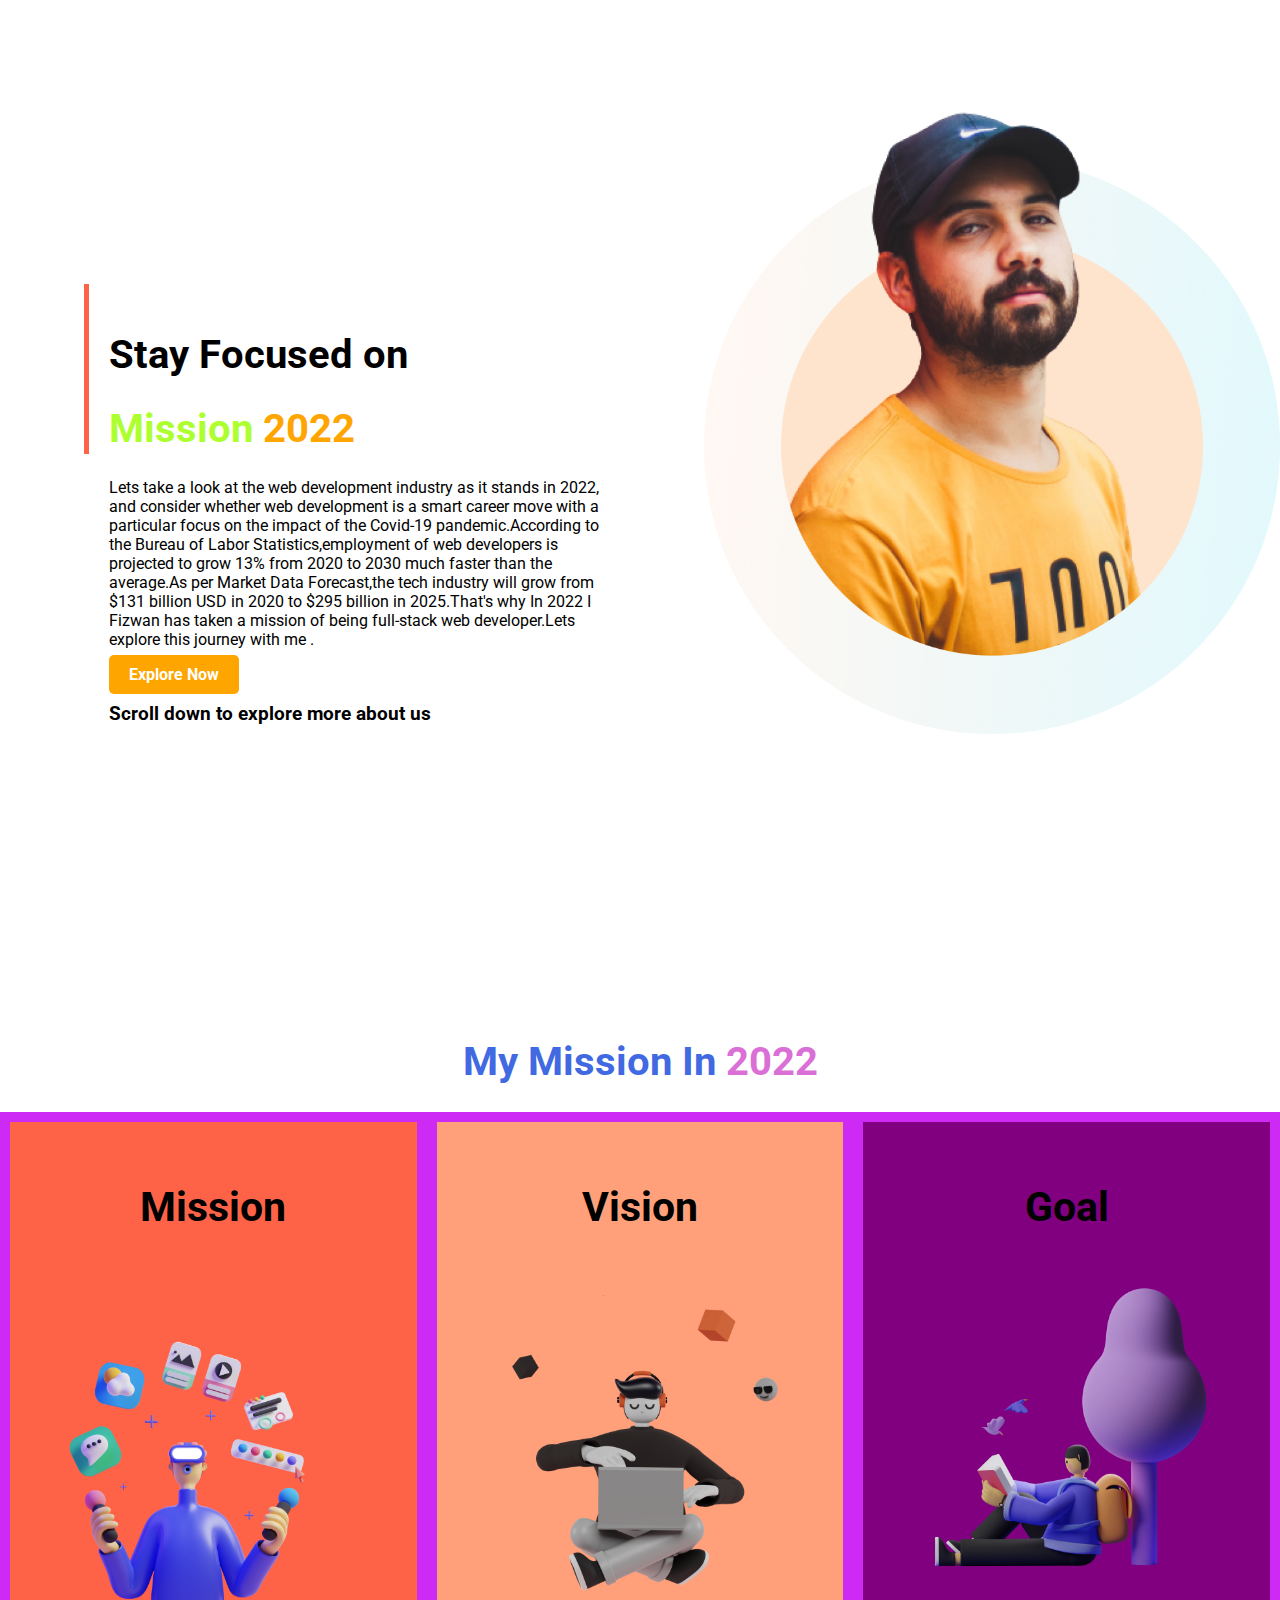
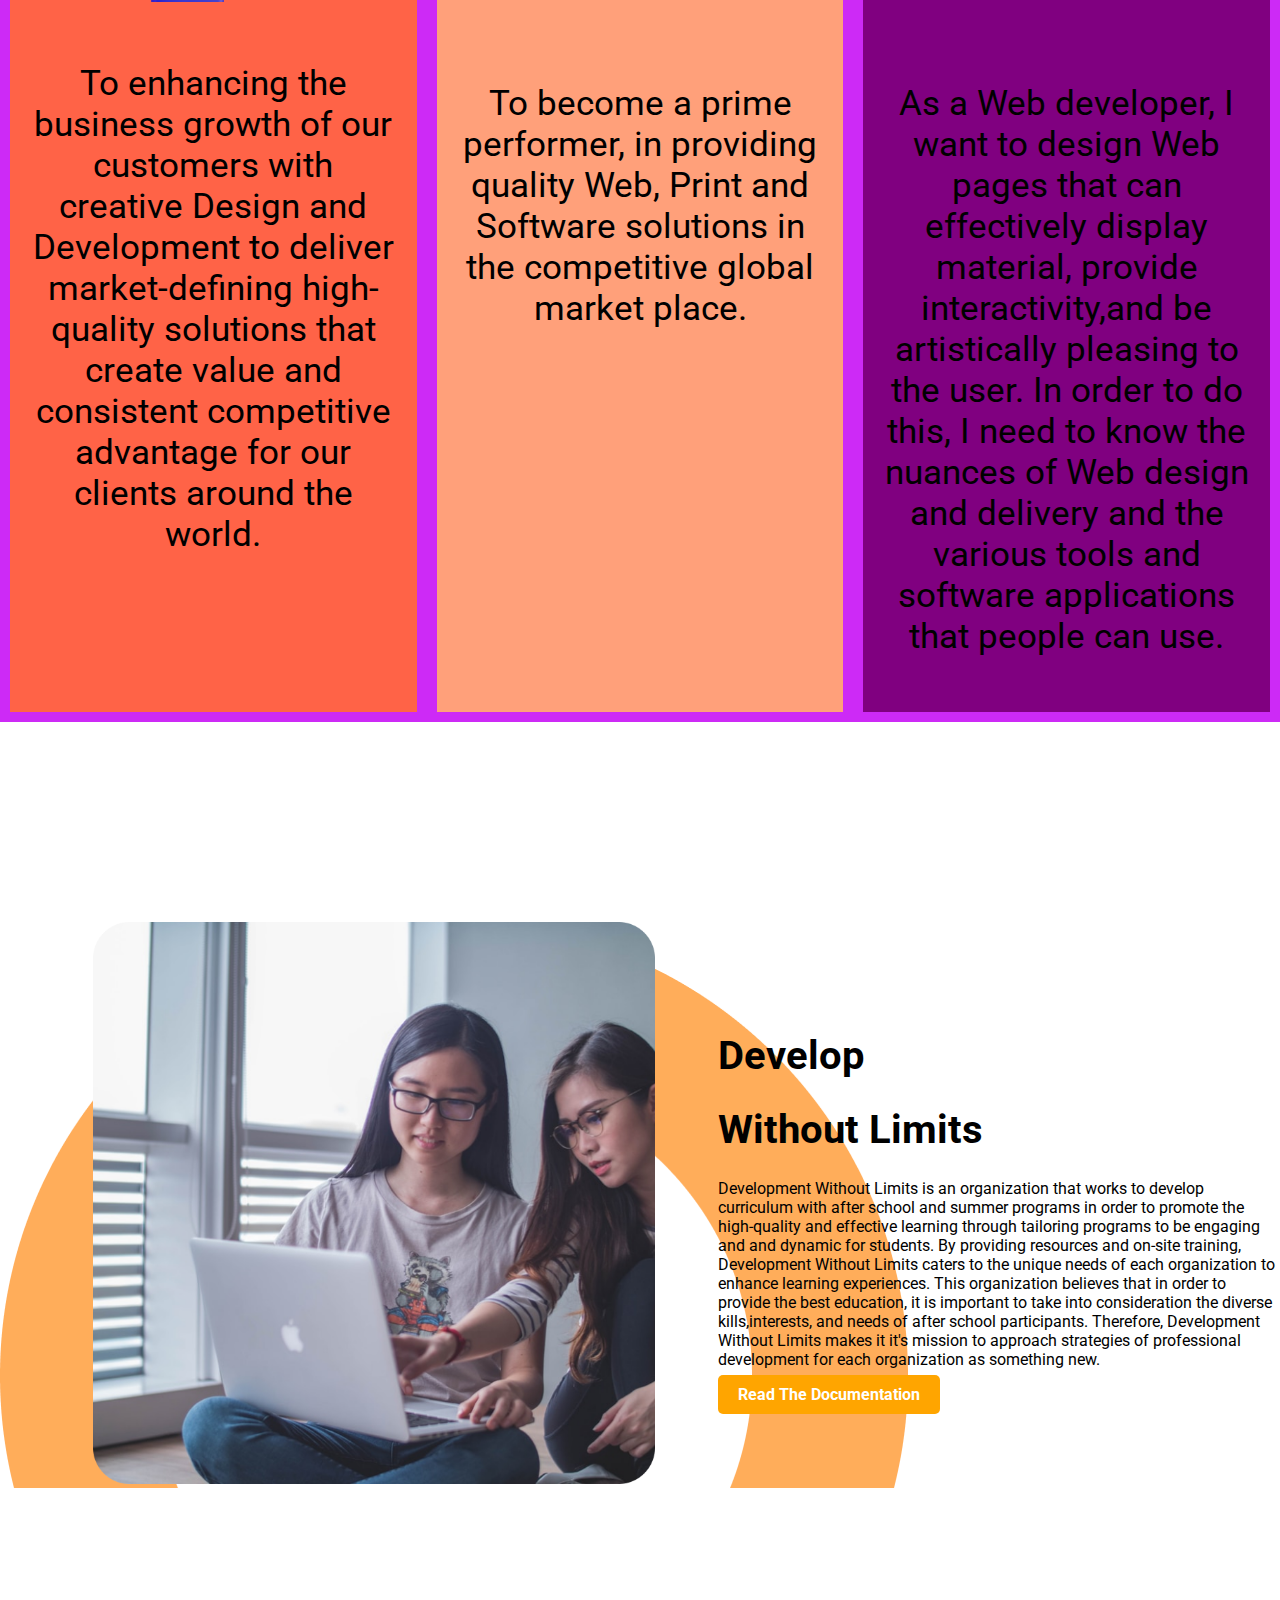
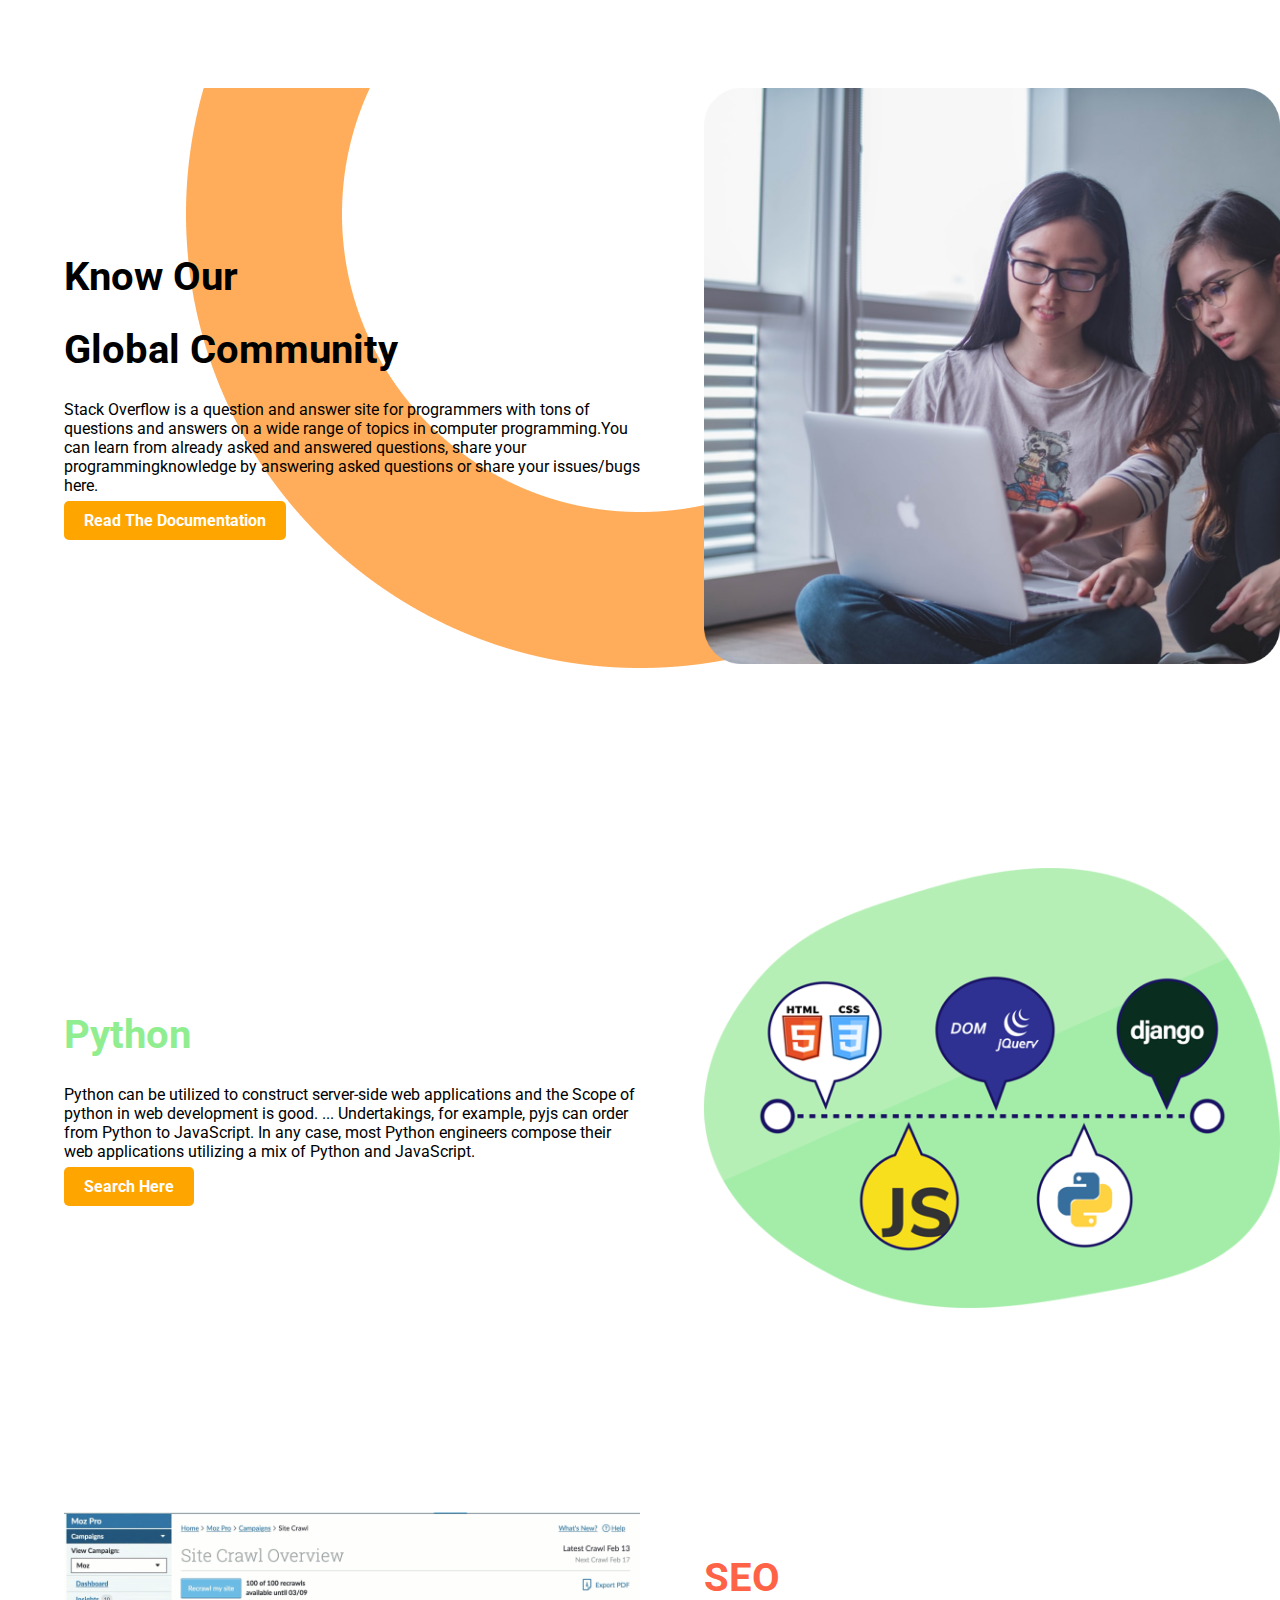
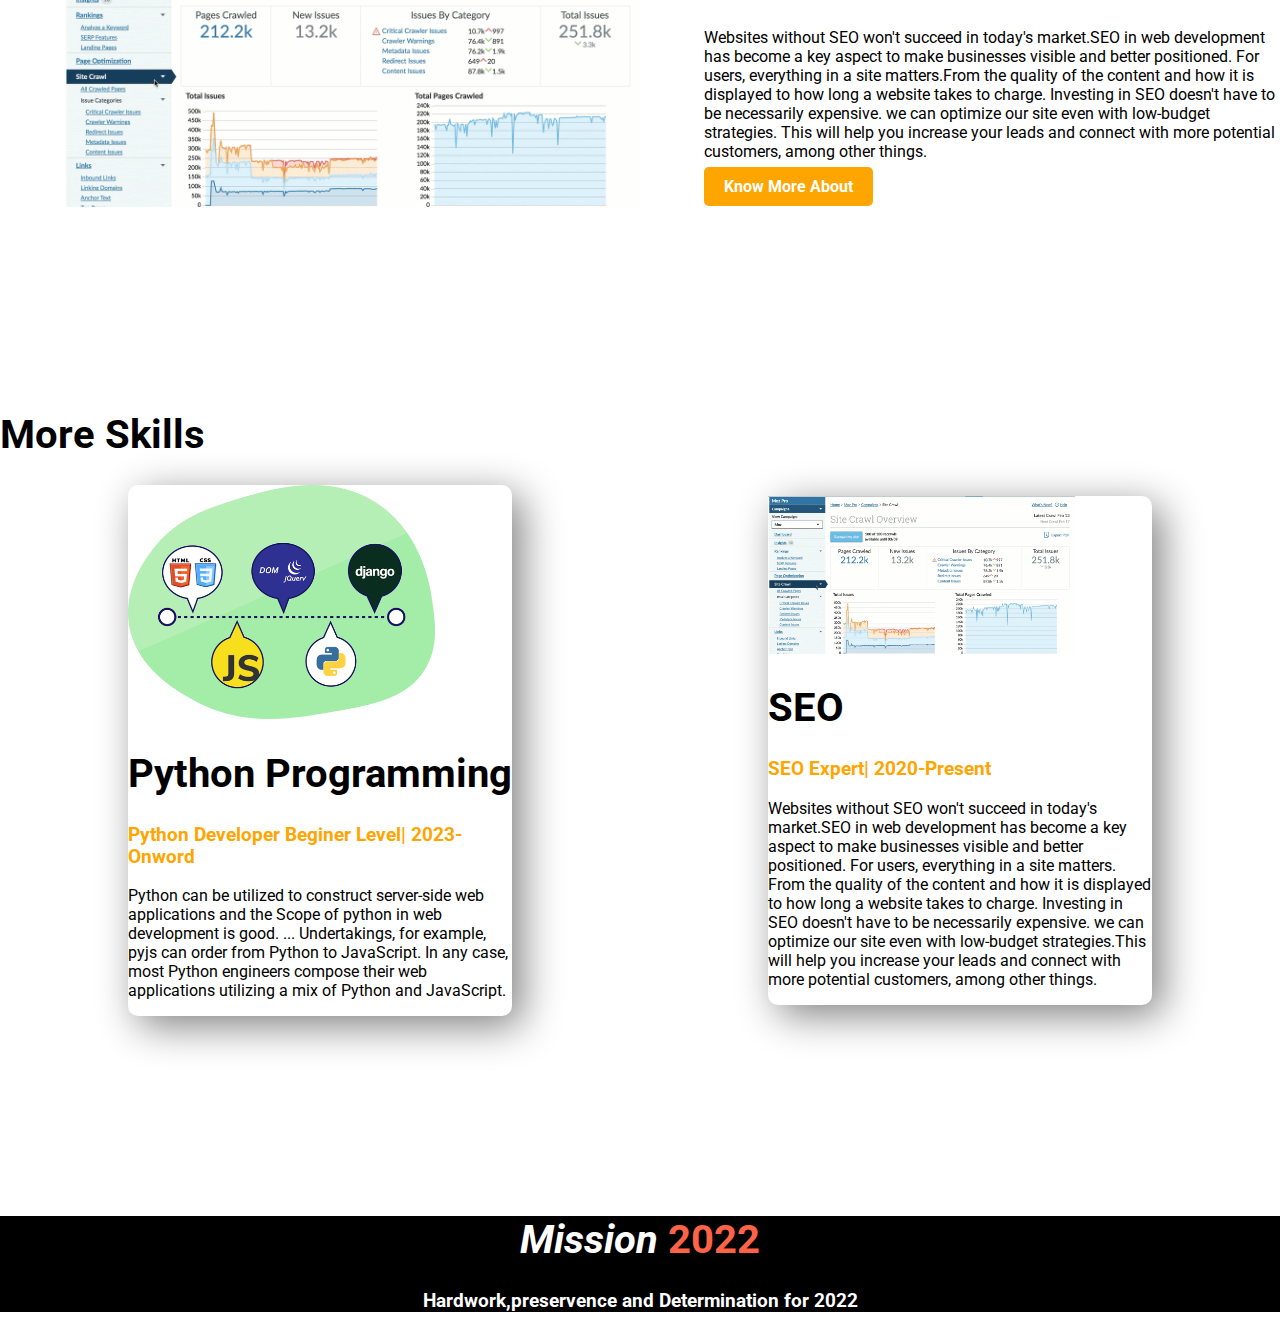
<file: index.html>
<!DOCTYPE html>
<html lang="en">
<head>
    <meta charset="UTF-8">
    <meta http-equiv="X-UA-Compatible" content="IE=edge">
    <meta name="viewport" content="width=device-width, initial-scale=1.0">
    <title>Assignment -1 Demo</title>
    <link rel="preconnect" href="https://fonts.googleapis.com">
    <link rel="preconnect" href="https://fonts.gstatic.com" crossorigin>
    <link href="https://fonts.googleapis.com/css2?family=Roboto:ital@1&display=swap" rel="stylesheet">
    <link rel="stylesheet" href="style.css">
</head>
<body>
    <title>Assignment-01-Practice</title>
  <section class="top-banner flexible-container"> 
    <div class="half-width">
      <div class="verticle-line">
        <h1>Stay Focused on </h1>
        <h1><span class="expedition">Mission</span> <span class="Year">2022</span></h1>
        <p>
            Lets take a look at the web development industry as it stands
            in 2022, and consider whether web development is a smart career 
            move with a particular focus on the impact of the Covid-19 pandemic.According to the Bureau of Labor Statistics,employment of web developers is projected to grow 13% from 2020 to 2030 much faster than the average.As per Market Data Forecast,the tech industry will grow from $131 billion USD in 2020 to $295 billion in 2025.That's why In 2022 I Fizwan has taken  a mission of being full-stack web developer.Lets explore this journey with me .
          </p>
    
         <a class="link-button" target="_blank" href=https://www.linkedin.com/company/programminghero>Explore Now</a>
         <h3>Scroll down to explore more about us</h3>
          </div>
    </div>
    <div class="half-width">
      <img src="images/person-2.png" alt="">
    </div>
  </section>
     <section class="terget-2022">
           <div class="mission-2022">
            <h1><span class="Terget-2022">My Mission In</span><span class="fest"> 2022</span></h1>
              <div class="road-to-developer">
              <div class="Mission" id="first">
               <h3>Mission</h3>
              <img src="images/Mission.png" alt="">
              <p>
                  To enhancing the business growth of our customers with creative
                  Design and Development to deliver market-defining high-quality solutions that
                  create value and consistent competitive advantage for our clients around the world.
              </p>
              </div> 
              <div class="Vision"id="second">
              <h3>Vision</h3>
              <img src="images/Vision.png" alt="">
              <p>
                  To become a prime performer, in providing quality Web, 
                  Print and Software solutions in the competitive global market place.
              </p>
              </div>
              <div class="Goal"id="third">
               <h3>Goal</h3>
               <img src="images/Goals.png" alt="">
              <p>
                  As a Web developer, I want to  design Web pages that can effectively display material, provide interactivity,and be artistically pleasing to the user. In order to do this, I need to know the nuances of Web design and delivery and the various tools and software applications that people can use.
              </p>
              </div>
            </div>
        </section>
        <section id="margin" class="dev-limit flexible-container">
          <div class="half-width">
          <div>
            <img src="images/coding.png" alt="">
          </div>
        </div>
            <div class="half-width">
              <div>
                <h1>Develop</h1>
                <h1>Without Limits</h1>
                <p>Development Without Limits is an organization that works to develop curriculum
                 with after school and summer programs in order to promote the high-quality and 
                 effective learning through tailoring programs to be engaging and and dynamic for students.
                 By providing resources and on-site training, Development Without Limits caters to the unique
                 needs of each organization to enhance learning experiences. This organization believes that in order to provide the best education, it is important to take into consideration the diverse kills,interests, and needs of after school participants. Therefore, Development Without Limits makes it it's mission to approach strategies of professional development for each organization as something new.
                </p>
                <a class="link-button" target="_blank" href="https://www.programming-hero.com">Read The Documentation</a>
             </div>
            </div>
            </section>
           <section class="global flexible-container">
             <div class="half-width">
              <h1>Know Our</h1>
              <h1>Global Community</h1>
                 <P>
                   Stack Overflow is a question and answer site for programmers with 
                   tons of questions and answers on a wide range of topics in computer
                   programming.You can learn from already asked and answered questions,
                   share your programmingknowledge by answering asked questions or share
                   your issues/bugs here.
                 </P>
                 <a class="link-button" target="_blank" href="https://stackoverflow.com">Read The Documentation</a>
               </div>
                <div class="half-width" >
                <img src="images/coding.png" alt="">
               </div>
             </div>
             </section>
             <section class="additional-skill flexible-container">
               <div class="half-width">
                 <h1 id="Programming">Python</h1>
                 <P>
                   Python can be utilized to construct server-side web applications and the Scope of python in web development is good. ... Undertakings, for example, pyjs can order from Python to JavaScript. In any case, most Python engineers compose their web applications utilizing a mix of Python and JavaScript.
                 </P>
                 <a class="link-button" target="_blank" href="https://stackoverflow.com">Search Here</a>
               </div>
                <div class="half-width">
                <img src="images/Python Web Dev.png" alt="">
               </div>
              </div>
          </section>
          <section class="Further-Skill flexible-container">
            <div class="half-width" >
            <img src="images/SEO Sheet.gif" alt="">
           </div>
           <div class="half-width" >
             <h1 id="Optimization">SEO</h1>
             <P>
               Websites without SEO won't succeed in today's market.SEO in web development has become a key aspect  to make businesses visible and better positioned. For users, everything in a site matters.From the quality of the content and how it is displayed to how long a website takes to charge. Investing in SEO doesn't have to be necessarily expensive. we can optimize our site even with low-budget strategies. This will help you increase your leads and connect with more potential customers, among other things.
             </P>
             <a class="link-button" target="_blank" href="https://stackoverflow.com">Know More About</a>
           </div>
          </div>
         </section>
         <section class="additional-skills-area">
          <h1>More Skills</h1>
          <div class="flexible-container">
            <div class="additional-skill-item">
              <img src="images/Python Web Dev.png" alt="Python ">
              <h1>Python Programming</h1>
              <h3 class="Pyt-Color">Python Developer Beginer Level| 2023- Onword</h3>
               <P>
                Python can be utilized to construct server-side web applications and the Scope of python in web development is good. ... Undertakings, for example, pyjs can order from Python to JavaScript. In any case, most Python engineers compose their web applications utilizing a mix of Python and JavaScript.
              </P>
             </div>
            <div class="additional-skill-item">
              <img src="images/SEO Sheet.gif" alt="">
              <h1>SEO</h1>
              <h3 class="SEO-Color">SEO Expert| 2020-Present</h3>
              <p>
                Websites without SEO won't succeed in today's market.SEO in web development has become a key aspect
                to make businesses visible and better positioned. For users, everything in a site matters.
                 From the quality of the content and how it is displayed to how long a website takes to charge. 
                 Investing in SEO doesn't have to be necessarily expensive. we can optimize our site even with low-budget strategies.This will help you increase your leads and connect with more potential customers, among other things. 
              </p>
            </div>
          </div>
        </section>
        <footer>
            <h1><span class="adventure"><I>Mission</I></span> <span class="calender-2022">2022</span></h1>
            <h3><span class="moto">Hardwork,preservence and Determination for 2022</span></h3>
            
        </footer>
    </body>
</file>
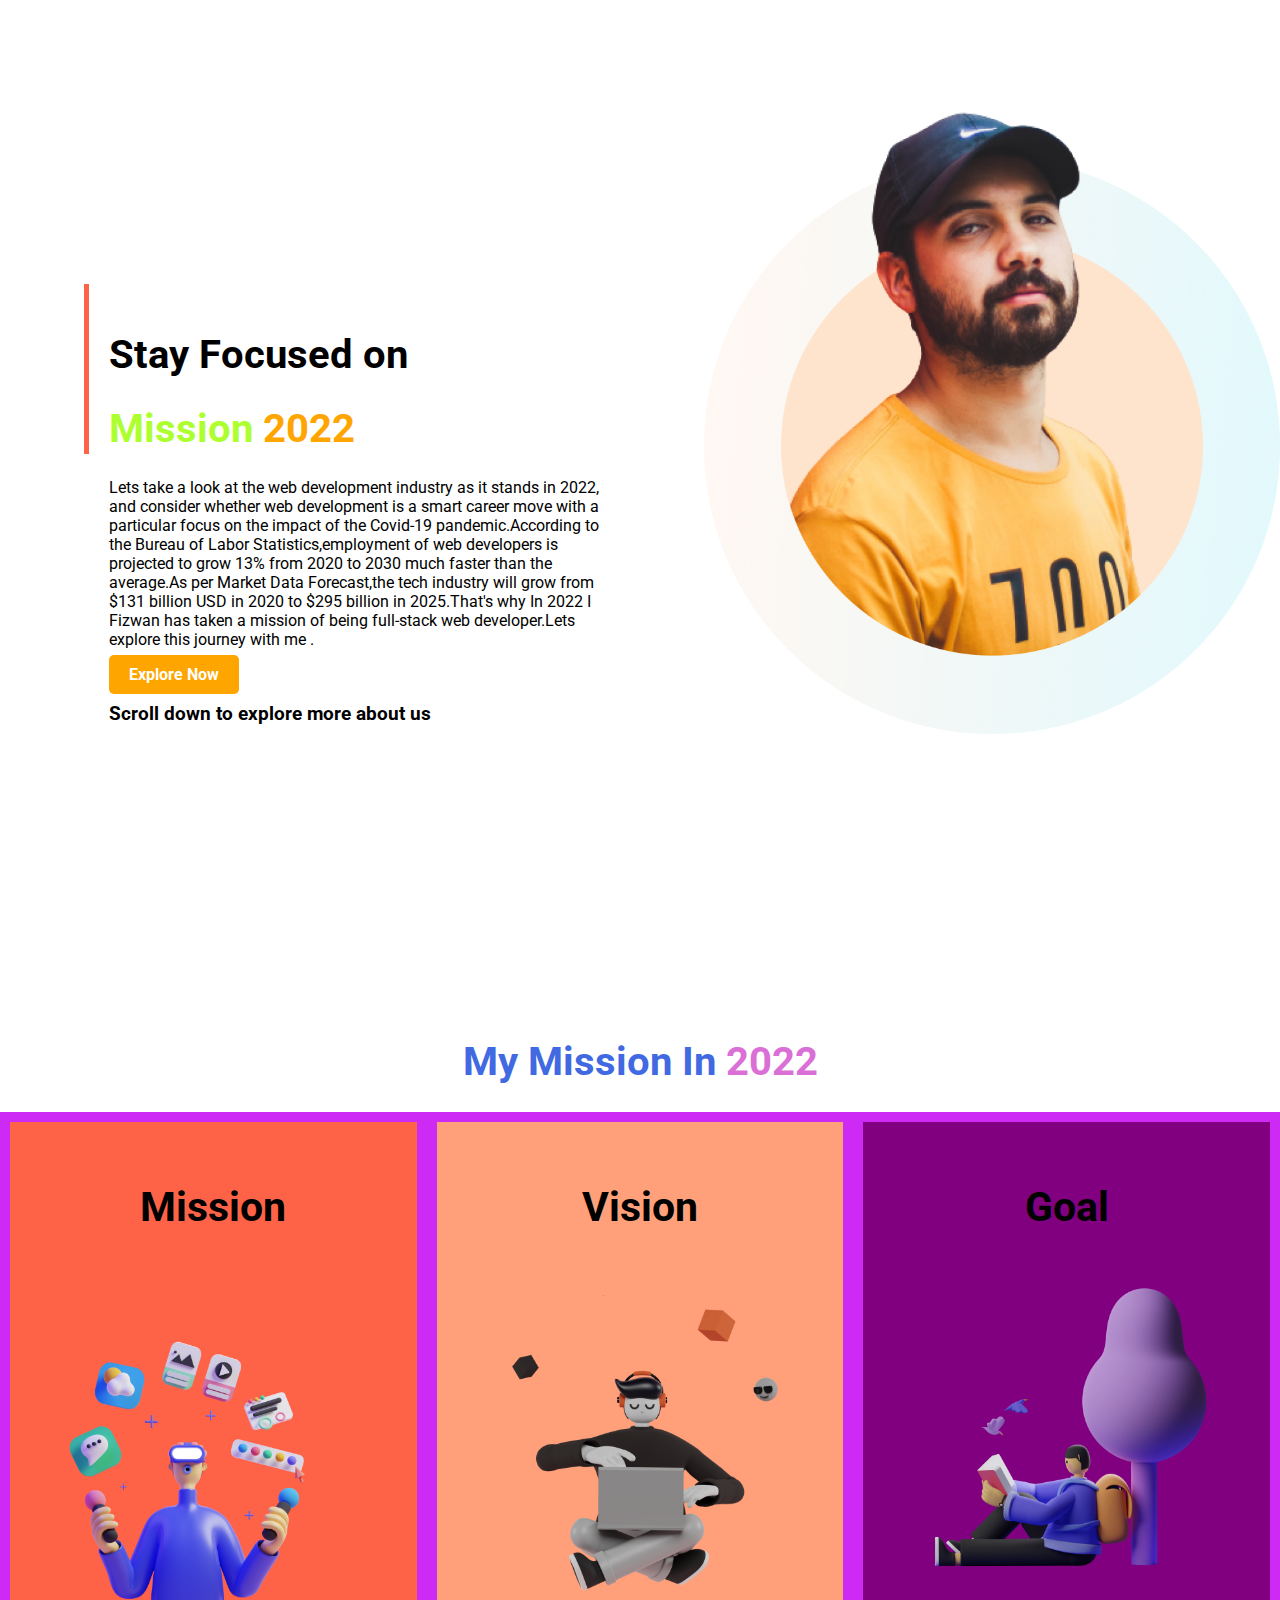
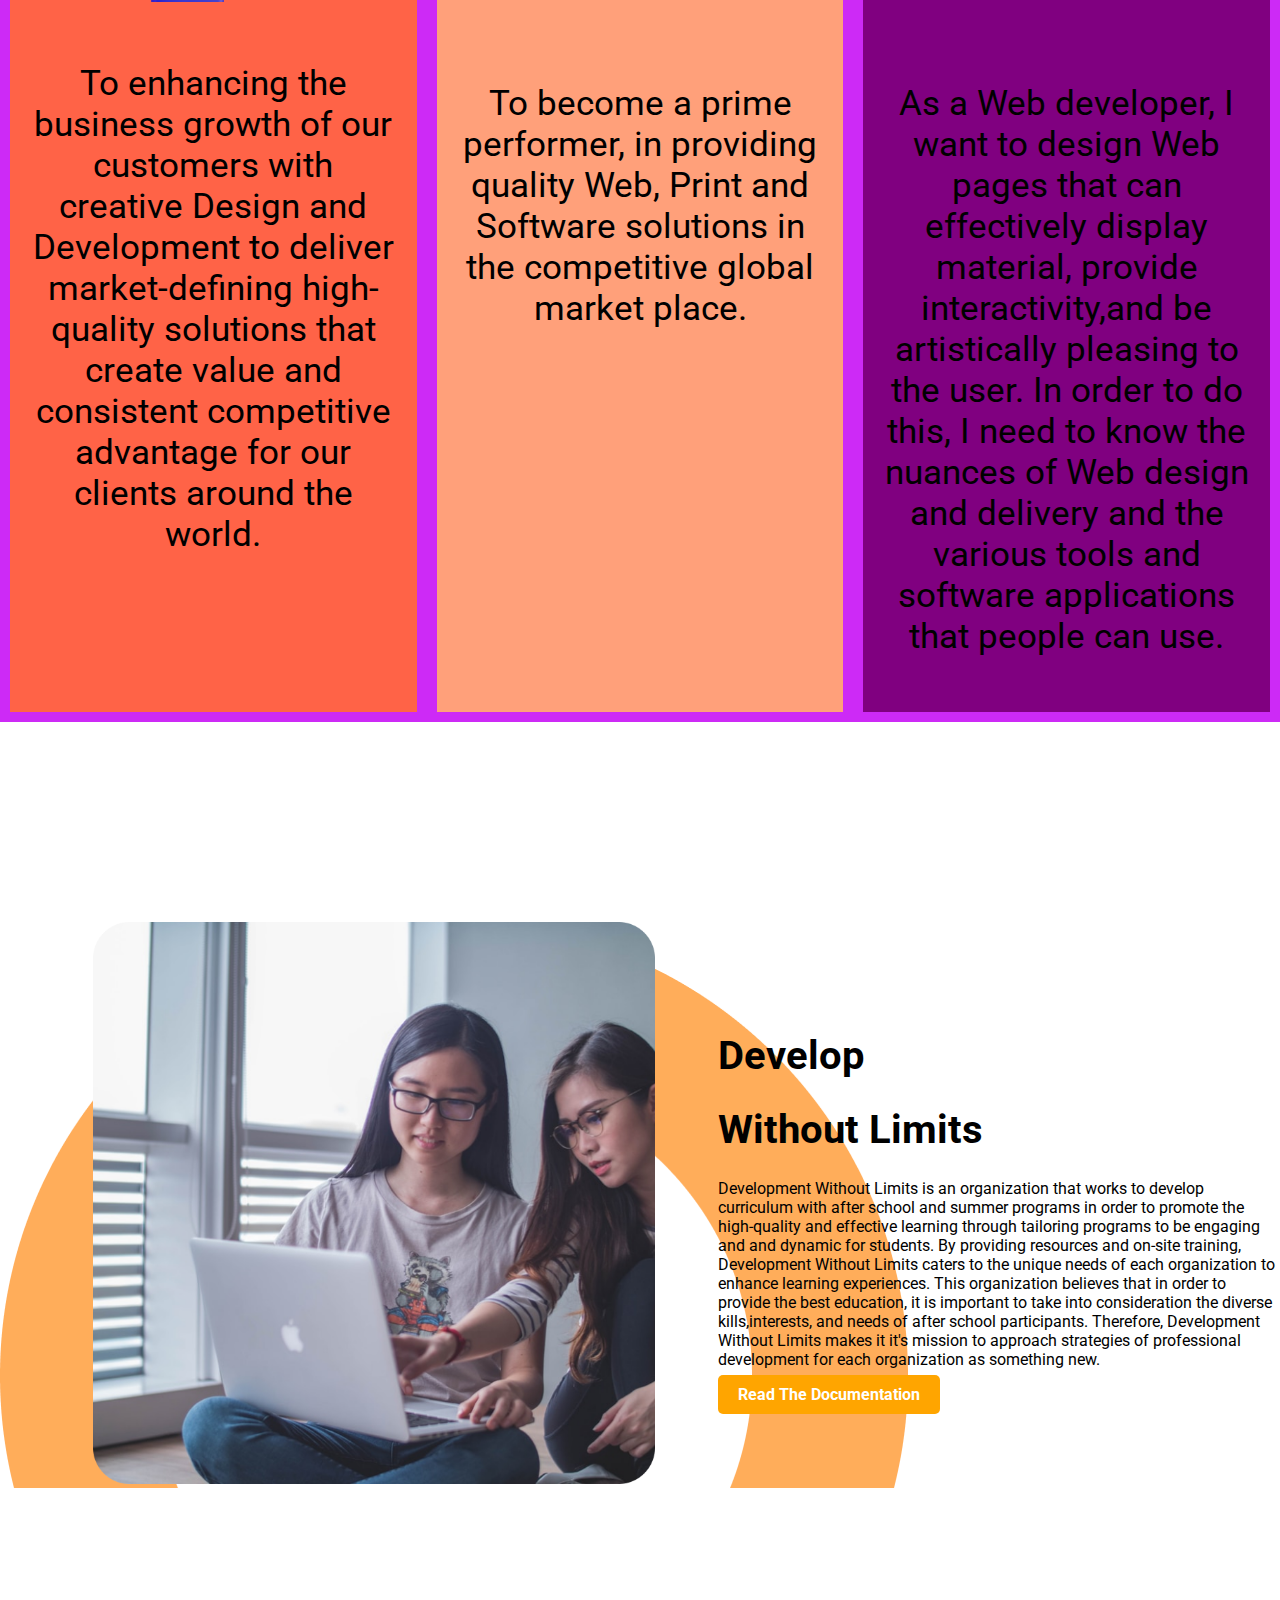
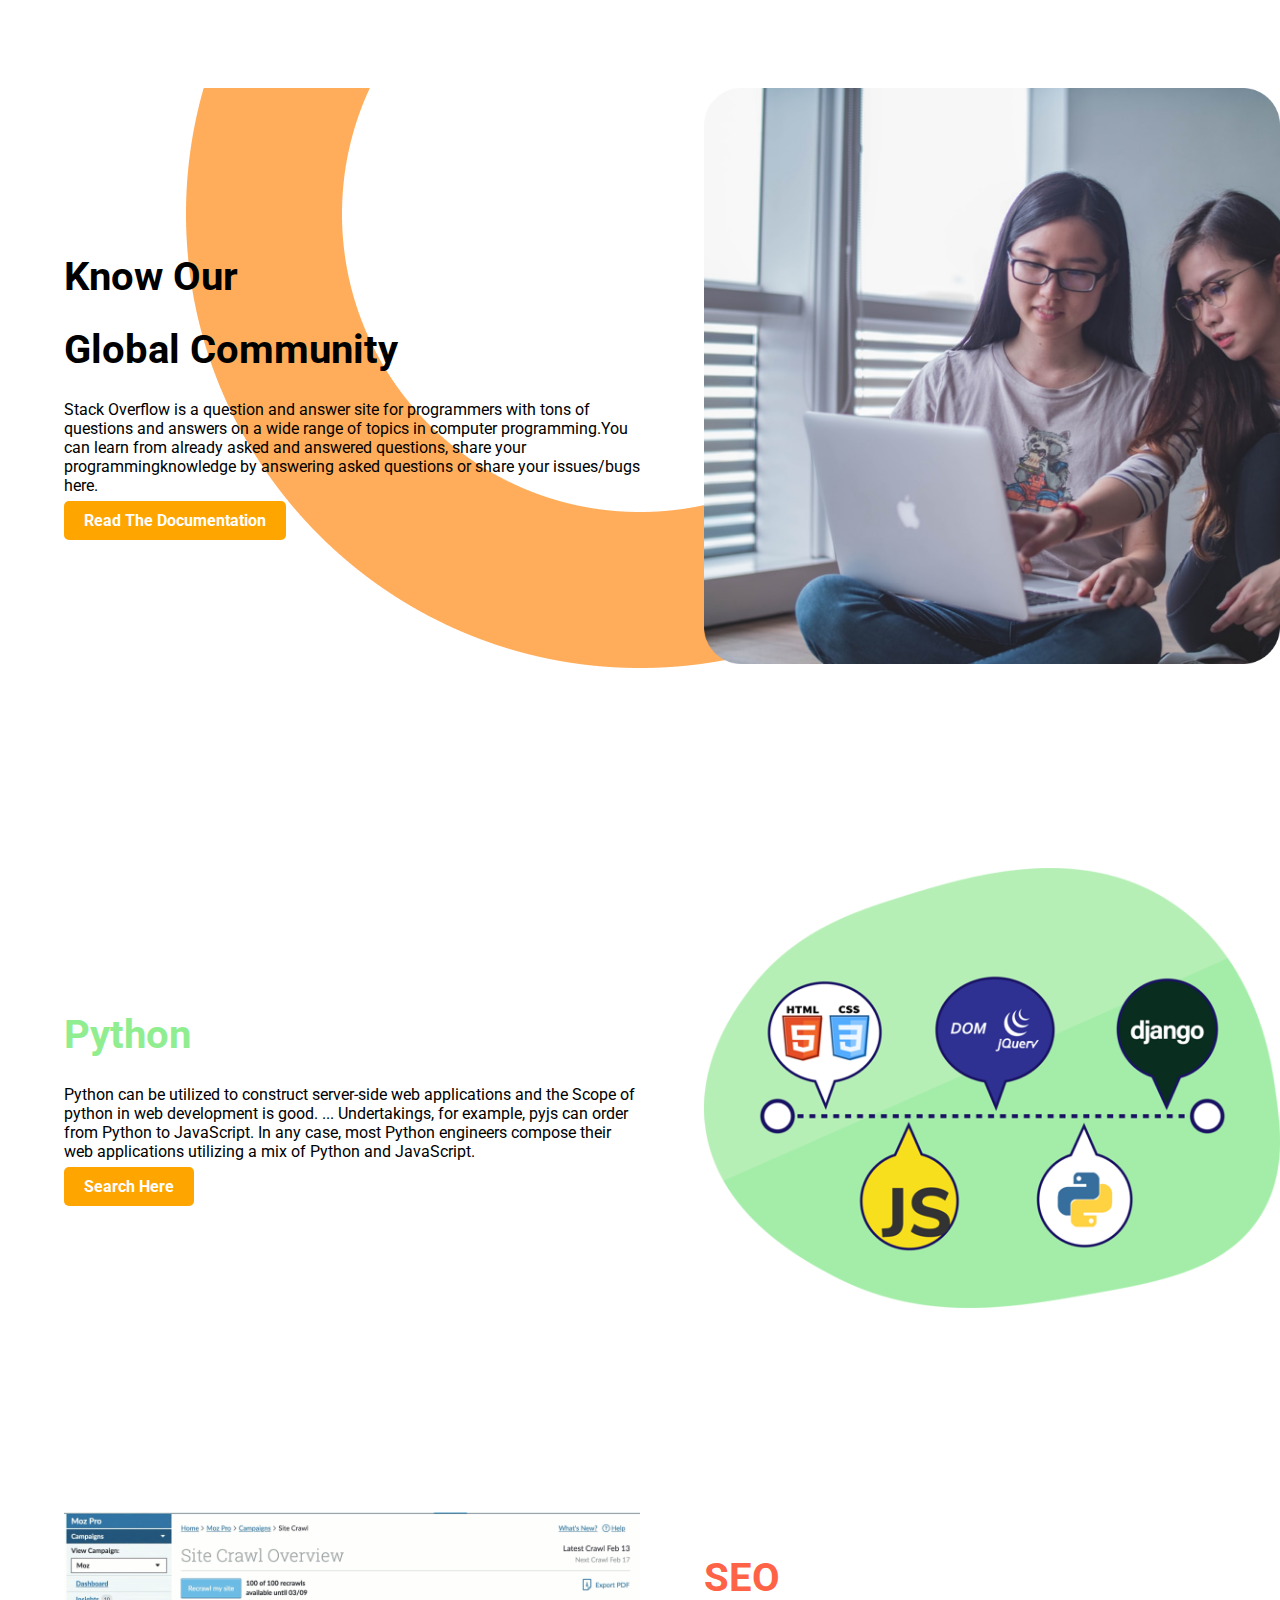
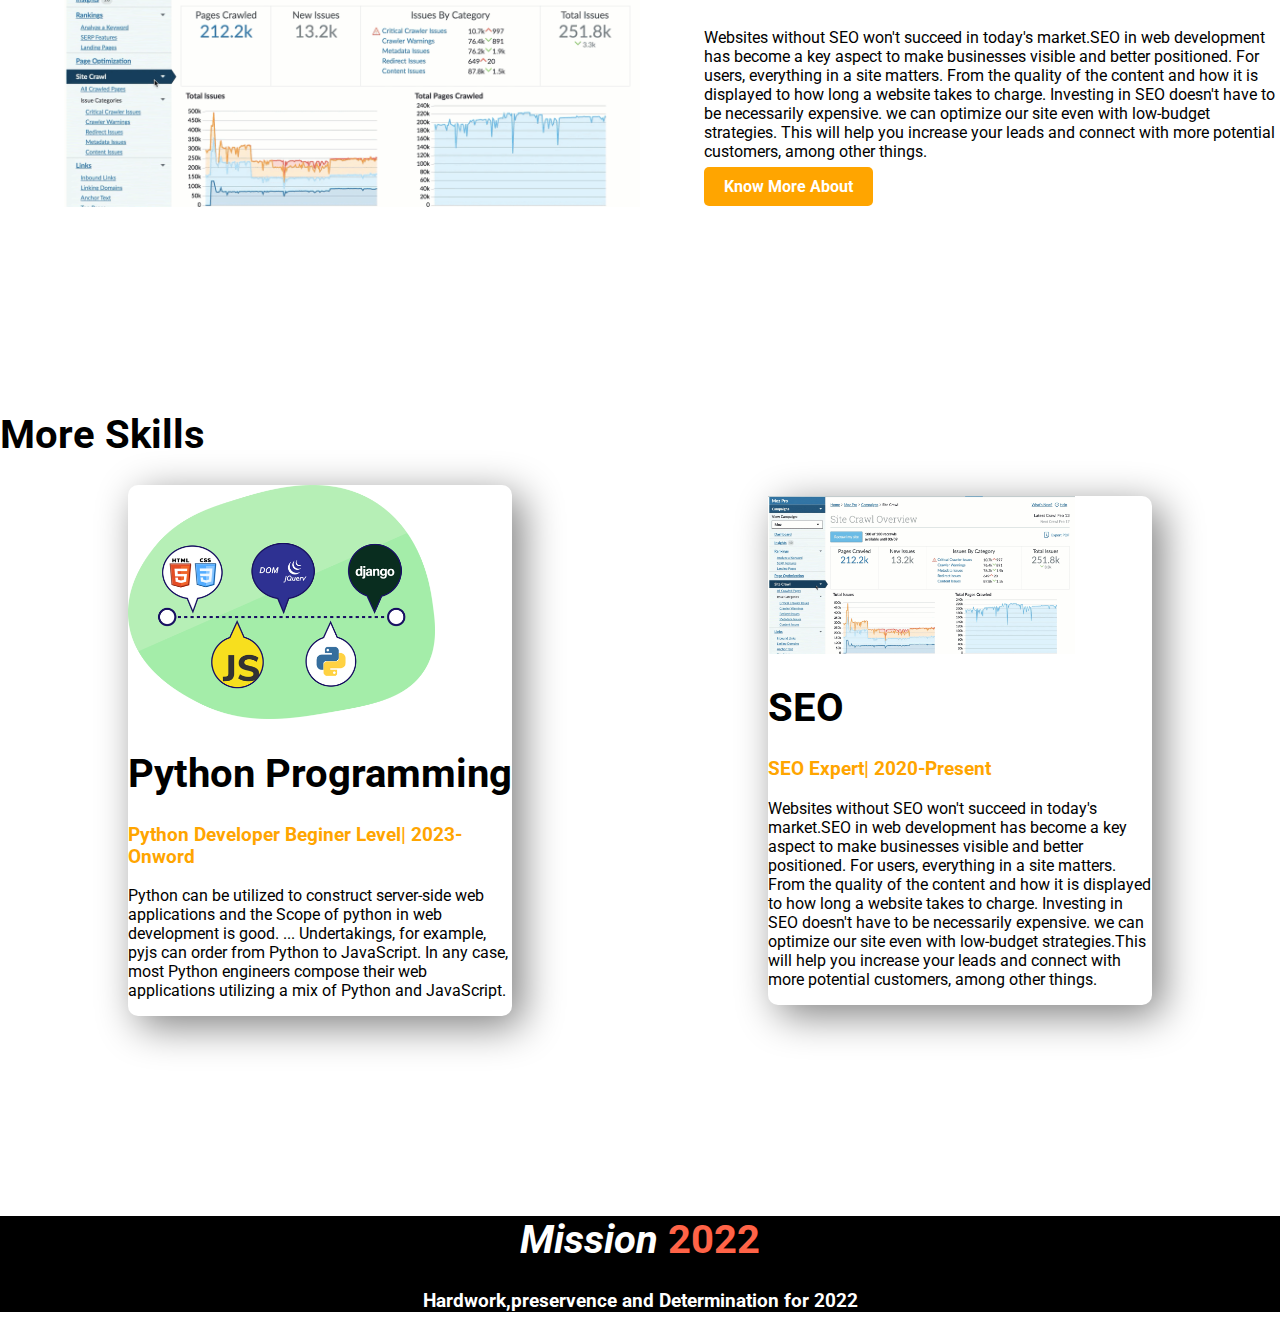
<file: images/index.html>
<!DOCTYPE html>
<html lang="en">
<head>
    <meta charset="UTF-8">
    <meta http-equiv="X-UA-Compatible" content="IE=edge">
    <meta name="viewport" content="width=device-width, initial-scale=1.0">
    <title>Assignment -1 Demo</title>
    <link rel="preconnect" href="https://fonts.googleapis.com">
    <link rel="preconnect" href="https://fonts.gstatic.com" crossorigin>
    <link href="https://fonts.googleapis.com/css2?family=Roboto:ital@1&display=swap" rel="stylesheet">
    <link rel="stylesheet" href="style.css">
</head>
<body>
  <section class="top-banner flexible-container"> 
    <div class="half-width">
      <div class="verticle-line">
        <h1>Stay Focused on </h1>
        <h1><span class="expedition">Mission</span> <span class="Year">2022</span></h1>
        <p>
            Lets take a look at the web development industry as it stands
            in 2022, and consider whether web development is a smart career 
            move with a particular focus on the impact of the Covid-19 pandemic.According to the Bureau of Labor Statistics,employment of web developers is projected to grow 13% from 2020 to 2030 much faster than the average.As per Market Data Forecast,the tech industry will grow from $131 billion USD in 2020 to $295 billion in 2025.That's why In 2022 I Fizwan has taken  a mission of being full-stack web developer.Lets explore this journey with me .
          </p>
    
         <a class="link-button" target="_blank" href=https://www.linkedin.com/company/programminghero>Explore Now</a>
         <h3>Scroll down to explore more about us</h3>
          </div>
    </div>
    <div class="half-width">
      <img src="/images/person-2.png" alt="">
    </div>
  </section>
     <section class="terget-2022">
           <div class="mission-2022">
            <h1><span class="Terget-2022">My Mission In</span><span class="fest"> 2022</span></h1>
              <div class="road-to-developer">
              <div class="Mission" id="first">
               <h3>Mission</h3>
              <img src="/images/Mission.png" alt="">
              <p>
                  To enhancing the business growth of our customers with creative
                  Design and Development to deliver market-defining high-quality solutions that
                  create value and consistent competitive advantage for our clients around the world.
              </p>
              </div>
                                                                                                                     <div class="Vision"id="second">
              <h3>Vision</h3>
              <img src="/images/Vision.png" alt="">
              <p>
                  To become a prime performer, in providing quality Web, 
                  Print and Software solutions in the competitive global market place.
              </p>
              </div>
              <div class="Goal"id="third">
               <h3>Goal</h3>
               <img src="/images/Goals.png" alt="">
              <p>
                  As a Web developer, I want to  design Web pages that can effectively display material, provide interactivity,and be artistically pleasing to the user. In order to do this, I need to know the nuances of Web design and delivery and the various tools and software applications that people can use.
              </p>
              </div>
            </div>
        </section>
     <section id="margin" class="dev-limit flexible-container">
     <div class="half-width">
     <div>
       <img src="/images/coding.png" alt="">
     </div>
   </div>
       <div class="half-width">
         <div>
           <h1>Develop</h1>
           <h1>Without Limits</h1>
           <p>Development Without Limits is an organization that works to develop curriculum
            with after school and summer programs in order to promote the high-quality and 
            effective learning through tailoring programs to be engaging and and dynamic for students.
            By providing resources and on-site training, Development Without Limits caters to the unique
            needs of each organization to enhance learning experiences. This organization believes that in
            order to provide the best education, it is important to take into consideration the diverse kills,interests, and needs of after school participants. Therefore, Development Without Limits makes it
            it's mission to approach strategies of professional development for each organization as something new.
           </p>
           <a class="link-button" target="_blank" href="https://www.programming-hero.com">Read The Documentation</a>
        </div>
       </div>
       </section>
      <section class="global flexible-container">
        <div class="half-width">
         <h1>Know Our</h1>
         <h1>Global Community</h1>
            <P>
              Stack Overflow is a question and answer site for programmers with 
              tons of questions and answers on a wide range of topics in computer
              programming.You can learn from already asked and answered questions,
              share your programmingknowledge by answering asked questions or share
              your issues/bugs here.
            </P>
            <a class="link-button" target="_blank" href="https://stackoverflow.com">Read The Documentation</a>
          </div>
           <div class="half-width" >
           <img src="/images/coding.png" alt="">
          </div>
        </div>
        </section>
        <section class="additional-skill flexible-container">
          <div class="half-width">
            <h1 id="Programming">Python</h1>
            <P>
              Python can be utilized to construct server-side web applications and the Scope of python in web development is good. ... Undertakings, for example, pyjs can order from Python to JavaScript. In any case, most Python engineers compose their web applications utilizing a mix of Python and JavaScript.
            </P>
            <a class="link-button" target="_blank" href="https://stackoverflow.com">Search Here</a>
          </div>
           <div class="half-width">
           <img src="/images/Python Web Dev.png" alt="">
          </div>
         </div>
     </section>
     <section class="Further-Skill flexible-container">
       <div class="half-width" >
       <img src="/images/SEO Sheet.gif" alt="">
      </div>
      <div class="half-width" >
        <h1 id="Optimization">SEO</h1>
        <P>
          Websites without SEO won't succeed in today's market.SEO in web development has become a key aspect
          to make businesses visible and better positioned. For users, everything in a site matters.
          From the quality of the content and how it is displayed to how long a website takes to charge. 
          Investing in SEO doesn't have to be necessarily expensive. we can optimize our site even with low-budget strategies. This will help you increase your leads and connect with more potential customers, among other things.
        </P>
        <a class="link-button" target="_blank" href="https://stackoverflow.com">Know More About</a>
      </div>
     </div>
    </section>
    <section class="additional-skills-area">
      <h1>More Skills</h1>
      <div class="flexible-container">
        <div class="additional-skill-item">
          <img src="/images/Python Web Dev.png" alt="Python ">
          <h1>Python Programming</h1>
          <h3 class="Pyt-Color">Python Developer Beginer Level| 2023- Onword</h3>
           <P>
            Python can be utilized to construct server-side web applications and the Scope of python in web development is good. ... Undertakings, for example, pyjs can order from Python to JavaScript. In any case, most Python engineers compose their web applications utilizing a mix of Python and JavaScript.
          </P>
         </div>
        <div class="additional-skill-item">
          <img src="/images/SEO Sheet.gif" alt="">
          <h1>SEO</h1>
          <h3 class="SEO-Color">SEO Expert| 2020-Present</h3>
          <p>
            Websites without SEO won't succeed in today's market.SEO in web development has become a key aspect
            to make businesses visible and better positioned. For users, everything in a site matters.
             From the quality of the content and how it is displayed to how long a website takes to charge. 
             Investing in SEO doesn't have to be necessarily expensive. we can optimize our site even with low-budget strategies.This will help you increase your leads and connect with more potential customers, among other things. 
          </p>
        </div>
      </div>
    </section>
    <footer>
        <h1><span class="adventure"><I>Mission</I></span> <span class="calender-2022">2022</span></h1>
        <h3><span class="moto">Hardwork,preservence and Determination for 2022</span></h3>
        
    </footer>
</body>
</file>
<file: style.css>
body {
    font-family: 'Roboto', sans-serif;
    margin: 0px;
    padding: 0px;

}


.verticle-line {
    border-left: 5px solid tomato;
    height: 130px;
    padding: 20px;
    margin: 20px;

}

h1 {
    font-size: 2.5pc;
    color: black;
}

.expedition {
    color: greenyellow;
}

.Year {
    color: orange;
}

.top-banner {
    display: flex;
    margin-bottom: 200px;
}

.top-banner img {
    width: 50%;
}

.flexible-container {
    margin-bottom: 200px;
    align-items: center;
    display: flex;
}

.half-width {
    width: 50%;
    padding-left: 5%;
}

.half-width img {
    width: 100%;
}

.link-button {
    text-decoration: none;
    padding: 10px 20px;
    color: white;
    background-image: linear-gradient(100 deg orange tomato);
    background-color: orange;
    border-radius: 5px;
    font-weight: 700;
}

.link-button:hover {
    background-color: purple;
    color: violet;
    cursor: pointer;
    transition: 0.10s;
}

.mission-2022 {
    text-align: center;
    margin-top: 300px;

}

.Terget-2022 {
    color: royalblue;
}

.fest {
    color: orchid;
}

.road-to-developer {
    background-color: #CD2AF6;
    display: flex;
    justify-content: center;

}

.road-to-developer>div {
    width: 400px;
    font-size: 35px;
    margin: 10px;
    padding: 20px;

}

.road-to-developer img {
    width: 100%;
}

#first {
    background-color: tomato;
}

#second {
    background-color: lightsalmon;
}

#third {
    background-color: purple;
}

#Programming {
    color: lightgreen;
}

#Optimization {
    color: tomato;
}

#margin {
    margin-top: 200px;
}

.additional-skills-area img {
    width: 80%;
}

.Further-Skill {
    display: flex;
}

.dev-limit {
    background-image: url(./images/shape-1.png);
    background-repeat: no-repeat;
    padding-left: 30px;
}

.global {
    display: flex;
    background-image: url(./images/shape-1.png);
    background-repeat: no-repeat;
    background-position: bottom;
}

.SEO-Color {
    color: orange;
}

.Pyt-Color {
    color: orange;
}

.additional-skill-item {
    box-shadow: 10px 10px 40px grey;
    width: 50%;
    margin-left: 10%;
    margin-right: 10%;
    border-radius: 10px;
}

.year 2022 {
    color: tomato;
}

.adventure {
    color: white;
}

.calender-2022 {
    color: tomato
}

.moto {
    color: white;
}

footer {
    text-align: center;
    background-color: black;

}
</file>
<file: images/style.css>
body {
    font-family: 'Roboto', sans-serif;
    margin: 0px;
    padding: 0px;

}


.verticle-line {
    border-left: 5px solid tomato;
    height: 130px;
    padding: 20px;
    margin: 20px;

}

h1 {
    font-size: 2.5pc;
    color: black;
}

.expedition {
    color: greenyellow;
}

.Year {
    color: orange;
}

.top-banner {
    display: flex;
    margin-bottom: 200px;
}

.top-banner img {
    width: 50%;
}

.flexible-container {
    margin-bottom: 200px;
    align-items: center;
    display: flex;
}

.half-width {
    width: 50%;
    padding-left: 5%;
}

.half-width img {
    width: 100%;
}

.link-button {
    text-decoration: none;
    padding: 10px 20px;
    color: white;
    background-image: linear-gradient(100 deg orange tomato);
    background-color: orange;
    border-radius: 5px;
    font-weight: 700;
}

.link-button:hover {
    background-color: purple;
    color: violet;
    cursor: pointer;
    transition: 0.10s;
}

.mission-2022 {
    text-align: center;
    margin-top: 300px;

}

.Terget-2022 {
    color: royalblue;
}

.fest {
    color: orchid;
}

.road-to-developer {
    background-color: #CD2AF6;
    display: flex;
    justify-content: center;

}

.road-to-developer>div {
    width: 400px;
    font-size: 35px;
    margin: 10px;
    padding: 20px;

}

.road-to-developer img {
    width: 100%;
}

#first {
    background-color: tomato;
}

#second {
    background-color: lightsalmon;
}

#third {
    background-color: purple;
}

#Programming {
    color: lightgreen;
}

#Optimization {
    color: tomato;
}

#margin {
    margin-top: 200px;
}

.additional-skills-area img {
    width: 80%;
}

.Further-Skill {
    display: flex;
}

.dev-limit {
    background-image: url(./shape-1.png);
    background-repeat: no-repeat;
    padding-left: 30px;
}

.global {
    display: flex;
    background-image: url(./shape-1.png);
    background-repeat: no-repeat;
    background-position: bottom;
}

.SEO-Color {
    color: orange;
}

.Pyt-Color {
    color: orange;
}

.additional-skill-item {
    box-shadow: 10px 10px 40px grey;
    width: 50%;
    margin-left: 10%;
    margin-right: 10%;
    border-radius: 10px;
}

.year 2022 {
    color: tomato;
}

.adventure {
    color: white;
}

.calender-2022 {
    color: tomato
}

.moto {
    color: white;
}

footer {
    text-align: center;
    background-color: black;

}
</file>
